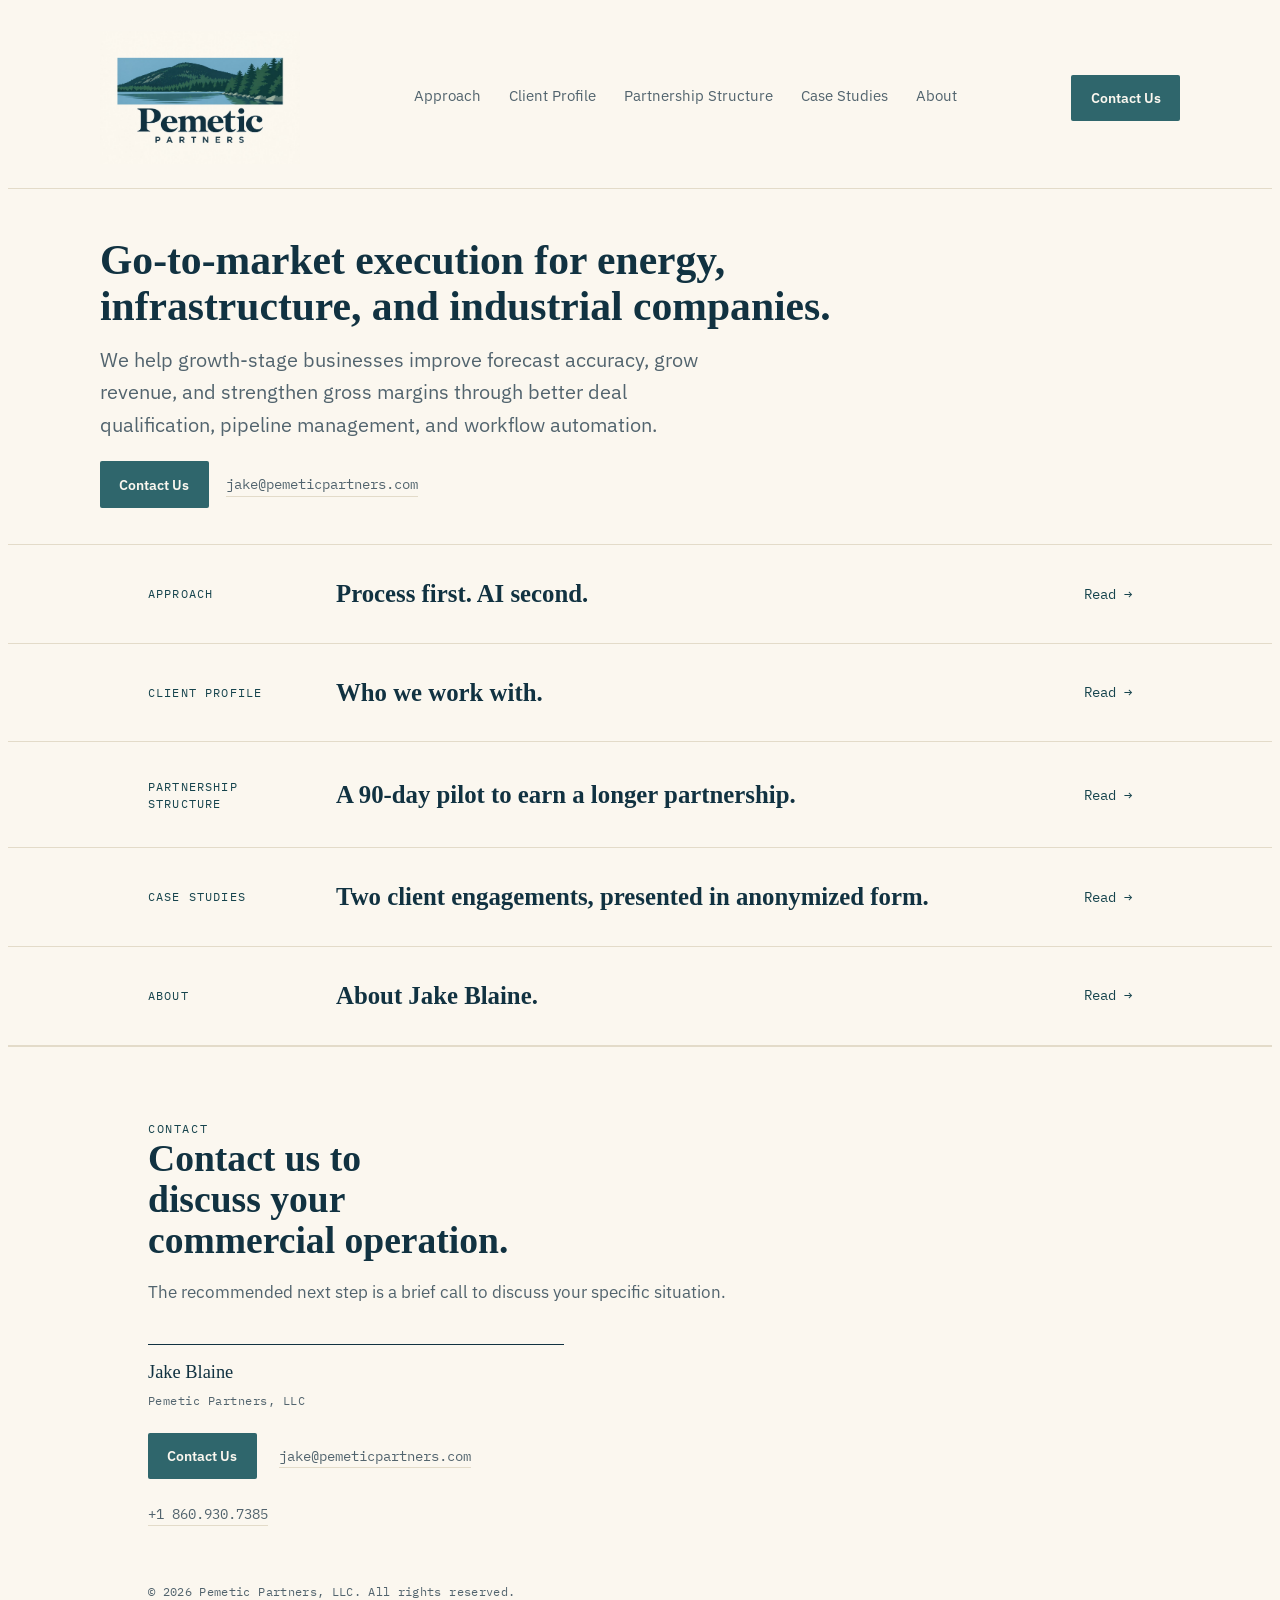
<file: index.html>
<!DOCTYPE html>
<html lang="en">
<head>
<meta charset="UTF-8">
<meta name="viewport" content="width=device-width, initial-scale=1">
<title>Pemetic Partners</title>
<meta name="description" content="We help growth-stage businesses improve forecast accuracy, grow revenue, and strengthen gross margins through better deal qualification, pipeline management, and workflow automation.">
<link rel="icon" type="image/svg+xml" href="/favicon.svg">
<link rel="canonical" href="https://pemeticpartners.com/">
<meta property="og:type" content="website">
<meta property="og:url" content="https://pemeticpartners.com/">
<meta property="og:title" content="Pemetic Partners">
<meta property="og:description" content="We help growth-stage businesses improve forecast accuracy, grow revenue, and strengthen gross margins through better deal qualification, pipeline management, and workflow automation.">
<meta property="og:image" content="https://pemeticpartners.com/og-image.jpg">
<meta name="twitter:card" content="summary_large_image">
<meta name="twitter:title" content="Pemetic Partners">
<meta name="twitter:description" content="We help growth-stage businesses improve forecast accuracy, grow revenue, and strengthen gross margins through better deal qualification, pipeline management, and workflow automation.">
<meta name="twitter:image" content="https://pemeticpartners.com/og-image.jpg">
<link rel="stylesheet" href="https://fonts.googleapis.com/css2?family=IBM+Plex+Sans:wght@400;500;600&family=IBM+Plex+Mono:wght@400;500&display=swap">
<link rel="stylesheet" href="/style.css?v=bd5963f2d16c">
<script src="/navigation.js" defer></script>
</head>
<body>

<nav class="nav" aria-label="Main navigation">
  <div class="shell nav-inner">
    <a class="wordmark" href="/">
      <img class="nav-logo" src="/logo.jpg" alt="Pemetic Partners" width="66" height="44">
    </a>
    <div class="navlinks">
      <a href="/method.html">Approach</a>
      <a href="/scope.html">Client Profile</a>
      <a href="/engagement.html">Partnership Structure</a>
      <a href="/work.html">Case Studies</a>
      <a href="/about.html">About</a>
    </div>
    <div class="nav-actions">
      <a class="btn btn-primary" href="mailto:jake@pemeticpartners.com?subject=Intro%20call">Contact Us</a>
      <button type="button" class="menu-toggle-btn" aria-label="Open navigation menu" aria-expanded="false" aria-controls="mobile-menu"><span aria-hidden="true"></span><span aria-hidden="true"></span><span aria-hidden="true"></span></button>
    </div>
  </div>
  <div id="mobile-menu" class="mobile-menu" hidden>
    <a href="/method.html">Approach</a>
    <a href="/scope.html">Client Profile</a>
    <a href="/engagement.html">Partnership Structure</a>
    <a href="/work.html">Case Studies</a>
    <a href="/about.html">About</a>
  </div>
</nav>

<main>
  <section class="hero shell">
    <h1>Go-to-market execution for energy, infrastructure, and industrial companies.</h1>
    <p class="prose">We help growth-stage businesses improve forecast accuracy, grow revenue, and strengthen gross margins through better deal qualification, pipeline management, and workflow automation.</p>
    <div class="hero-cta">
      <a class="btn btn-primary" href="mailto:jake@pemeticpartners.com?subject=Intro%20call">Contact Us</a>
      <a class="mail" href="mailto:jake@pemeticpartners.com">jake@pemeticpartners.com</a>
    </div>
  </section>

  <div class="teasers">
    <a class="teaser" href="/method.html">
      <div class="shell teaser-inner">
        <p class="exhibit-label">Approach</p>
        <h2>Process first. AI second.</h2>
        <span class="teaser-arrow">Read &rarr;</span>
      </div>
    </a>
    <a class="teaser" href="/scope.html">
      <div class="shell teaser-inner">
        <p class="exhibit-label">Client Profile</p>
        <h2>Who we work with.</h2>
        <span class="teaser-arrow">Read &rarr;</span>
      </div>
    </a>
    <a class="teaser" href="/engagement.html">
      <div class="shell teaser-inner">
        <p class="exhibit-label">Partnership Structure</p>
        <h2>A 90-day pilot to earn a longer partnership.</h2>
        <span class="teaser-arrow">Read &rarr;</span>
      </div>
    </a>
    <a class="teaser" href="/work.html">
      <div class="shell teaser-inner">
        <p class="exhibit-label">Case Studies</p>
        <h2>Two client engagements, presented in anonymized form.</h2>
        <span class="teaser-arrow">Read &rarr;</span>
      </div>
    </a>
    <a class="teaser" href="/about.html">
      <div class="shell teaser-inner">
        <p class="exhibit-label">About</p>
        <h2>About Jake Blaine.</h2>
        <span class="teaser-arrow">Read &rarr;</span>
      </div>
    </a>
  </div>

  <section class="closing">
    <div class="shell">
      <p class="eyebrow">Contact</p>
      <h2>Contact us to discuss your commercial operation.</h2>
      <p class="prose">The recommended next step is a brief call to discuss your specific situation.</p>
      <div class="sig">
        <div class="sig-line">
          <p class="sig-name">Jake Blaine</p>
          <p class="sig-role">Pemetic Partners, LLC</p>
        </div>
        <div class="contact-links">
          <a class="btn btn-primary" href="mailto:jake@pemeticpartners.com?subject=Intro%20call">Contact Us</a>
          <a class="plain" href="mailto:jake@pemeticpartners.com">jake@pemeticpartners.com</a>
          <a class="plain" href="tel:+18609307385">+1&nbsp;860.930.7385</a>
        </div>
      </div>
    </div>
  </section>
</main>

<footer class="shell">
  <p>&copy; 2026 Pemetic Partners, LLC. All rights reserved.</p>
</footer>

</body>
</html>
</file>
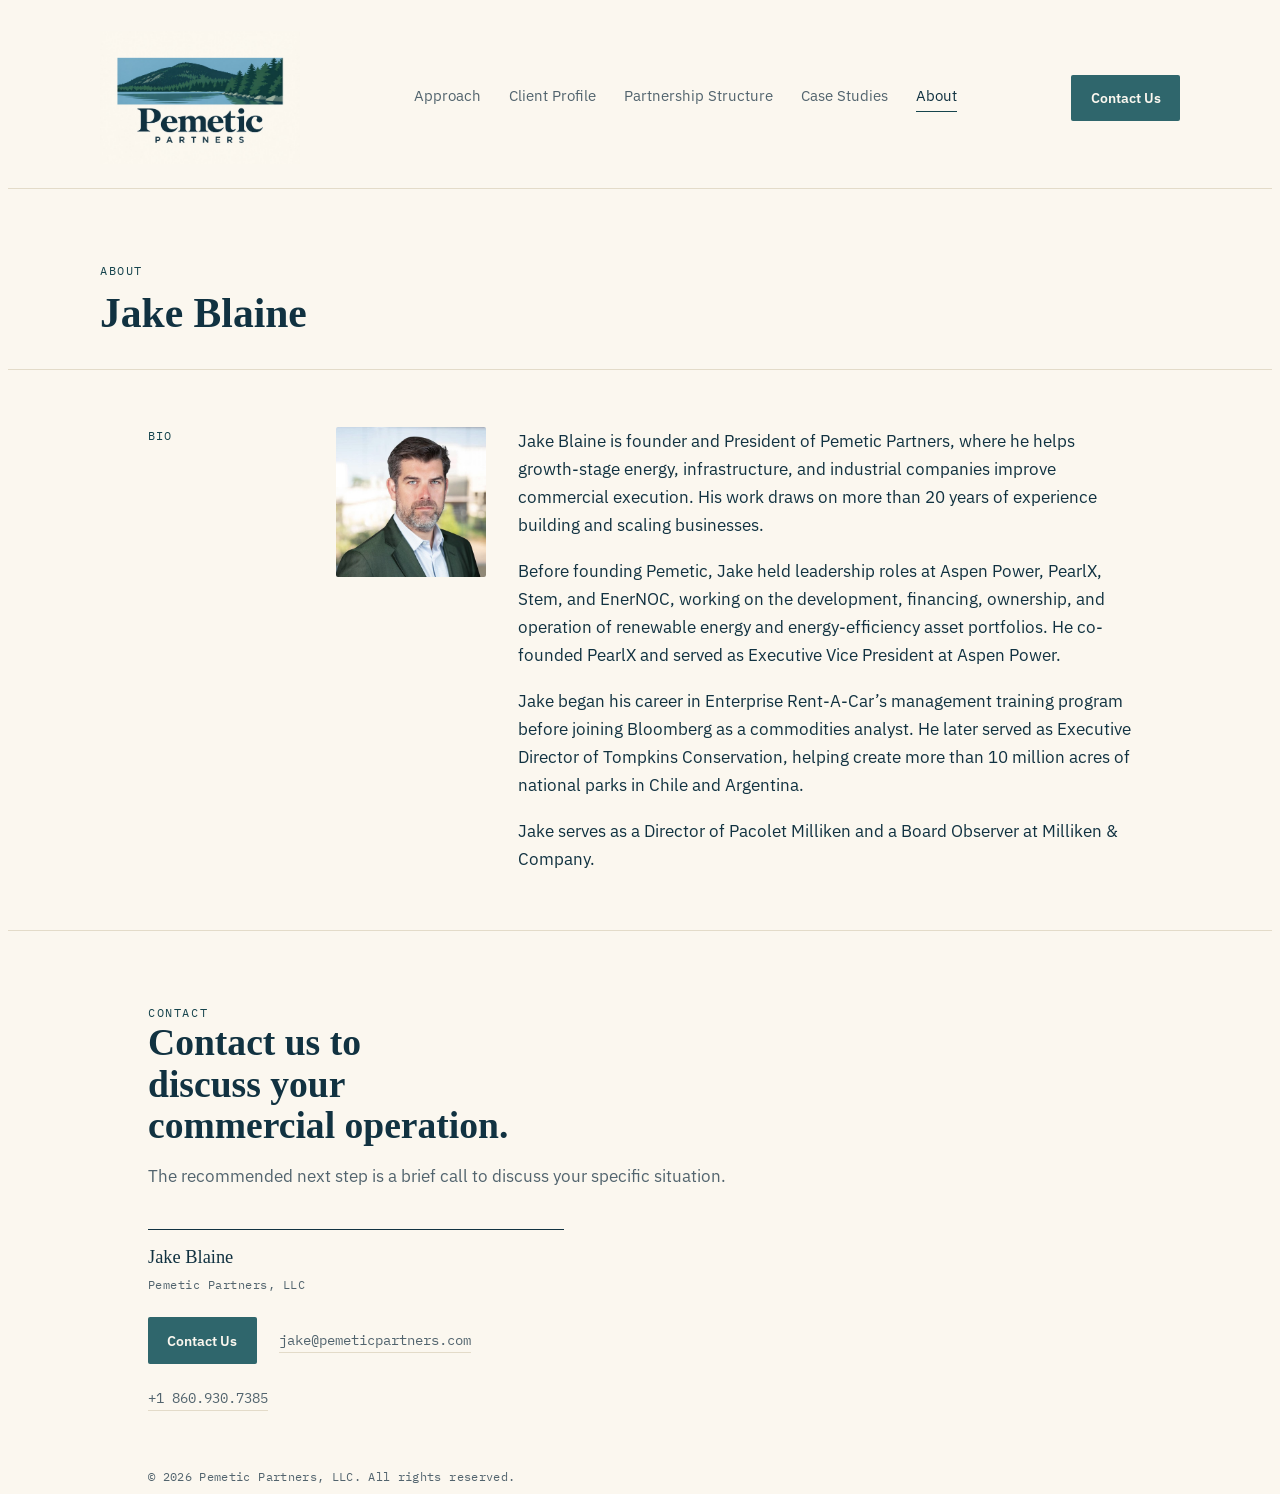
<file: about.html>
<!DOCTYPE html>
<html lang="en">
<head>
<meta charset="UTF-8">
<meta name="viewport" content="width=device-width, initial-scale=1">
<title>About — Pemetic Partners</title>
<meta name="description" content="About Jake Blaine, founder of Pemetic Partners.">
<link rel="icon" type="image/svg+xml" href="/favicon.svg">
<link rel="canonical" href="https://pemeticpartners.com/about.html">
<link rel="stylesheet" href="https://fonts.googleapis.com/css2?family=IBM+Plex+Sans:wght@400;500;600&family=IBM+Plex+Mono:wght@400;500&display=swap">
<link rel="stylesheet" href="/style.css?v=bd5963f2d16c">
<script src="/navigation.js" defer></script>
</head>
<body>

<nav class="nav" aria-label="Main navigation">
  <div class="shell nav-inner">
    <a class="wordmark" href="/">
      <img class="nav-logo" src="/logo.jpg" alt="Pemetic Partners" width="66" height="44">
    </a>
    <div class="navlinks">
      <a href="/method.html">Approach</a>
      <a href="/scope.html">Client Profile</a>
      <a href="/engagement.html">Partnership Structure</a>
      <a href="/work.html">Case Studies</a>
      <a href="/about.html" aria-current="page">About</a>
    </div>
    <div class="nav-actions">
      <a class="btn btn-primary" href="mailto:jake@pemeticpartners.com?subject=Intro%20call">Contact Us</a>
      <button type="button" class="menu-toggle-btn" aria-label="Open navigation menu" aria-expanded="false" aria-controls="mobile-menu"><span aria-hidden="true"></span><span aria-hidden="true"></span><span aria-hidden="true"></span></button>
    </div>
  </div>
  <div id="mobile-menu" class="mobile-menu" hidden>
    <a href="/method.html">Approach</a>
    <a href="/scope.html">Client Profile</a>
    <a href="/engagement.html">Partnership Structure</a>
    <a href="/work.html">Case Studies</a>
    <a href="/about.html" aria-current="page">About</a>
  </div>
</nav>

<main>
  <section class="page-header shell">
    <p class="eyebrow">About</p>
    <h1 class="principal-name" style="max-width:16ch">Jake Blaine</h1>
  </section>

  <section class="exhibit principal">
    <div class="shell exhibit-grid">
      <p class="exhibit-label">Bio</p>
      <div>
        <div class="principal-body">
          <img class="principal-photo" src="/headshot.jpg" alt="Jake Blaine" width="150" height="150">
          <div class="principal-text">
            <p>Jake Blaine is founder and President of Pemetic Partners, where he helps growth-stage energy, infrastructure, and industrial companies improve commercial execution. His work draws on more than 20 years of experience building and scaling businesses.</p>
            <p>Before founding Pemetic, Jake held leadership roles at Aspen Power, PearlX, Stem, and EnerNOC, working on the development, financing, ownership, and operation of renewable energy and energy-efficiency asset portfolios. He co-founded PearlX and served as Executive Vice President at Aspen Power.</p>
            <p>Jake began his career in Enterprise Rent-A-Car&rsquo;s management training program before joining Bloomberg as a commodities analyst. He later served as Executive Director of Tompkins Conservation, helping create more than 10 million acres of national parks in Chile and Argentina.</p>
            <p>Jake serves as a Director of Pacolet Milliken and a Board Observer at Milliken &amp; Company.</p>
          </div>
        </div>
      </div>
    </div>
  </section>

  <section class="closing">
    <div class="shell">
      <p class="eyebrow">Contact</p>
      <h2>Contact us to discuss your commercial operation.</h2>
      <p class="prose">The recommended next step is a brief call to discuss your specific situation.</p>
      <div class="sig">
        <div class="sig-line">
          <p class="sig-name">Jake Blaine</p>
          <p class="sig-role">Pemetic Partners, LLC</p>
        </div>
        <div class="contact-links">
          <a class="btn btn-primary" href="mailto:jake@pemeticpartners.com?subject=Intro%20call">Contact Us</a>
          <a class="plain" href="mailto:jake@pemeticpartners.com">jake@pemeticpartners.com</a>
          <a class="plain" href="tel:+18609307385">+1&nbsp;860.930.7385</a>
        </div>
      </div>
    </div>
  </section>
</main>

<footer class="shell">
  <p>&copy; 2026 Pemetic Partners, LLC. All rights reserved.</p>
</footer>

</body>
</html>
</file>
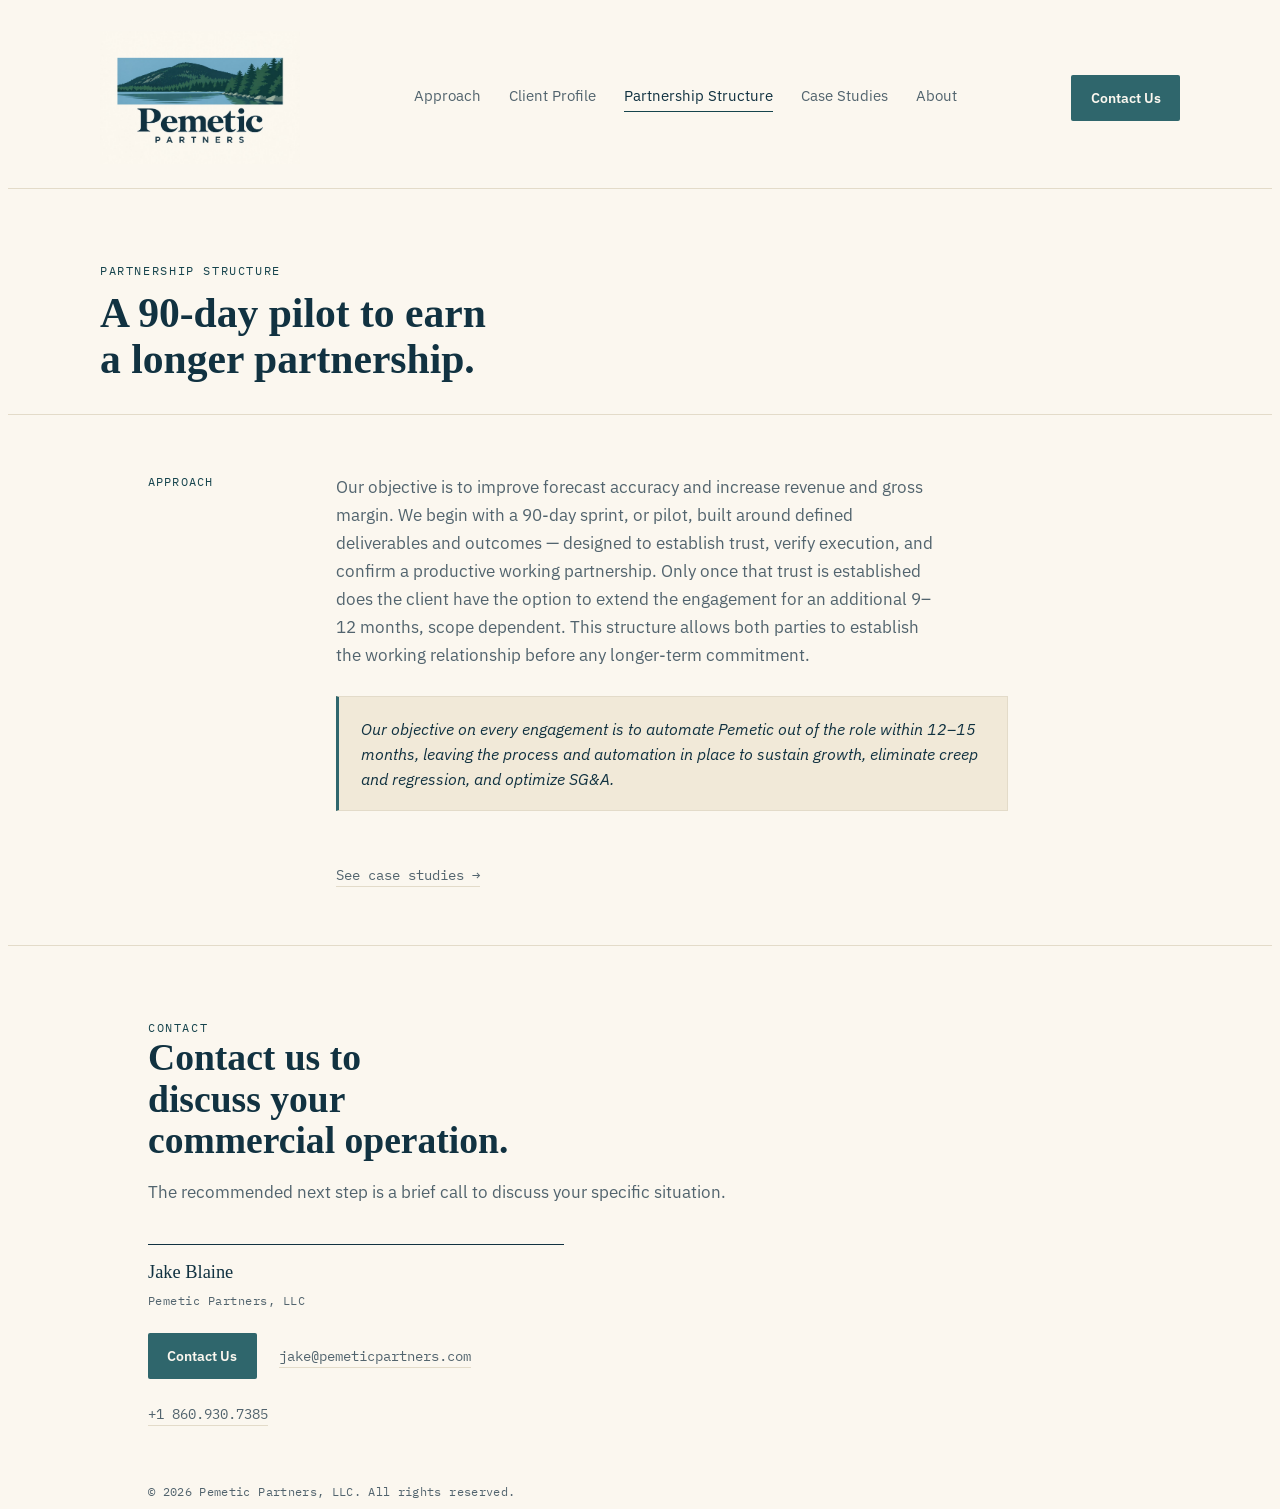
<file: engagement.html>
<!DOCTYPE html>
<html lang="en">
<head>
<meta charset="UTF-8">
<meta name="viewport" content="width=device-width, initial-scale=1">
<title>Partnership Structure — Pemetic Partners</title>
<meta name="description" content="A 90-day pilot to earn a longer partnership. Improve forecast accuracy, increase revenue and gross margin, and establish trust before any long-term commitment.">
<link rel="icon" type="image/svg+xml" href="/favicon.svg">
<link rel="canonical" href="https://pemeticpartners.com/engagement.html">
<link rel="stylesheet" href="https://fonts.googleapis.com/css2?family=IBM+Plex+Sans:wght@400;500;600&family=IBM+Plex+Mono:wght@400;500&display=swap">
<link rel="stylesheet" href="/style.css?v=bd5963f2d16c">
<script src="/navigation.js" defer></script>
</head>
<body>

<nav class="nav" aria-label="Main navigation">
  <div class="shell nav-inner">
    <a class="wordmark" href="/">
      <img class="nav-logo" src="/logo.jpg" alt="Pemetic Partners" width="66" height="44">
    </a>
    <div class="navlinks">
      <a href="/method.html">Approach</a>
      <a href="/scope.html">Client Profile</a>
      <a href="/engagement.html" aria-current="page">Partnership Structure</a>
      <a href="/work.html">Case Studies</a>
      <a href="/about.html">About</a>
    </div>
    <div class="nav-actions">
      <a class="btn btn-primary" href="mailto:jake@pemeticpartners.com?subject=Intro%20call">Contact Us</a>
      <button type="button" class="menu-toggle-btn" aria-label="Open navigation menu" aria-expanded="false" aria-controls="mobile-menu"><span aria-hidden="true"></span><span aria-hidden="true"></span><span aria-hidden="true"></span></button>
    </div>
  </div>
  <div id="mobile-menu" class="mobile-menu" hidden>
    <a href="/method.html">Approach</a>
    <a href="/scope.html">Client Profile</a>
    <a href="/engagement.html" aria-current="page">Partnership Structure</a>
    <a href="/work.html">Case Studies</a>
    <a href="/about.html">About</a>
  </div>
</nav>

<main>
  <section class="page-header shell">
    <p class="eyebrow">Partnership Structure</p>
    <h1 style="max-width:22ch">A 90-day pilot to earn a longer partnership.</h1>
  </section>

  <section class="exhibit">
    <div class="shell exhibit-grid">
      <p class="exhibit-label">Approach</p>
      <div>
        <p class="prose" style="color:var(--ink-soft)">Our objective is to improve forecast accuracy and increase revenue and gross margin. We begin with a 90-day sprint, or pilot, built around defined deliverables and outcomes &mdash; designed to establish trust, verify execution, and confirm a productive working partnership. Only once that trust is established does the client have the option to extend the engagement for an additional 9&ndash;12 months, scope dependent. This structure allows both parties to establish the working relationship before any longer-term commitment.</p>
        <div class="stamp">
          <p>Our objective on every engagement is to automate Pemetic out of the role within 12&ndash;15 months, leaving the process and automation in place to sustain growth, eliminate creep and regression, and optimize SG&amp;A.</p>
        </div>
        <a class="back-link" href="/work.html">See case studies &rarr;</a>
      </div>
    </div>
  </section>

  <section class="closing">
    <div class="shell">
      <p class="eyebrow">Contact</p>
      <h2>Contact us to discuss your commercial operation.</h2>
      <p class="prose">The recommended next step is a brief call to discuss your specific situation.</p>
      <div class="sig">
        <div class="sig-line">
          <p class="sig-name">Jake Blaine</p>
          <p class="sig-role">Pemetic Partners, LLC</p>
        </div>
        <div class="contact-links">
          <a class="btn btn-primary" href="mailto:jake@pemeticpartners.com?subject=Intro%20call">Contact Us</a>
          <a class="plain" href="mailto:jake@pemeticpartners.com">jake@pemeticpartners.com</a>
          <a class="plain" href="tel:+18609307385">+1&nbsp;860.930.7385</a>
        </div>
      </div>
    </div>
  </section>
</main>

<footer class="shell">
  <p>&copy; 2026 Pemetic Partners, LLC. All rights reserved.</p>
</footer>

</body>
</html>
</file>
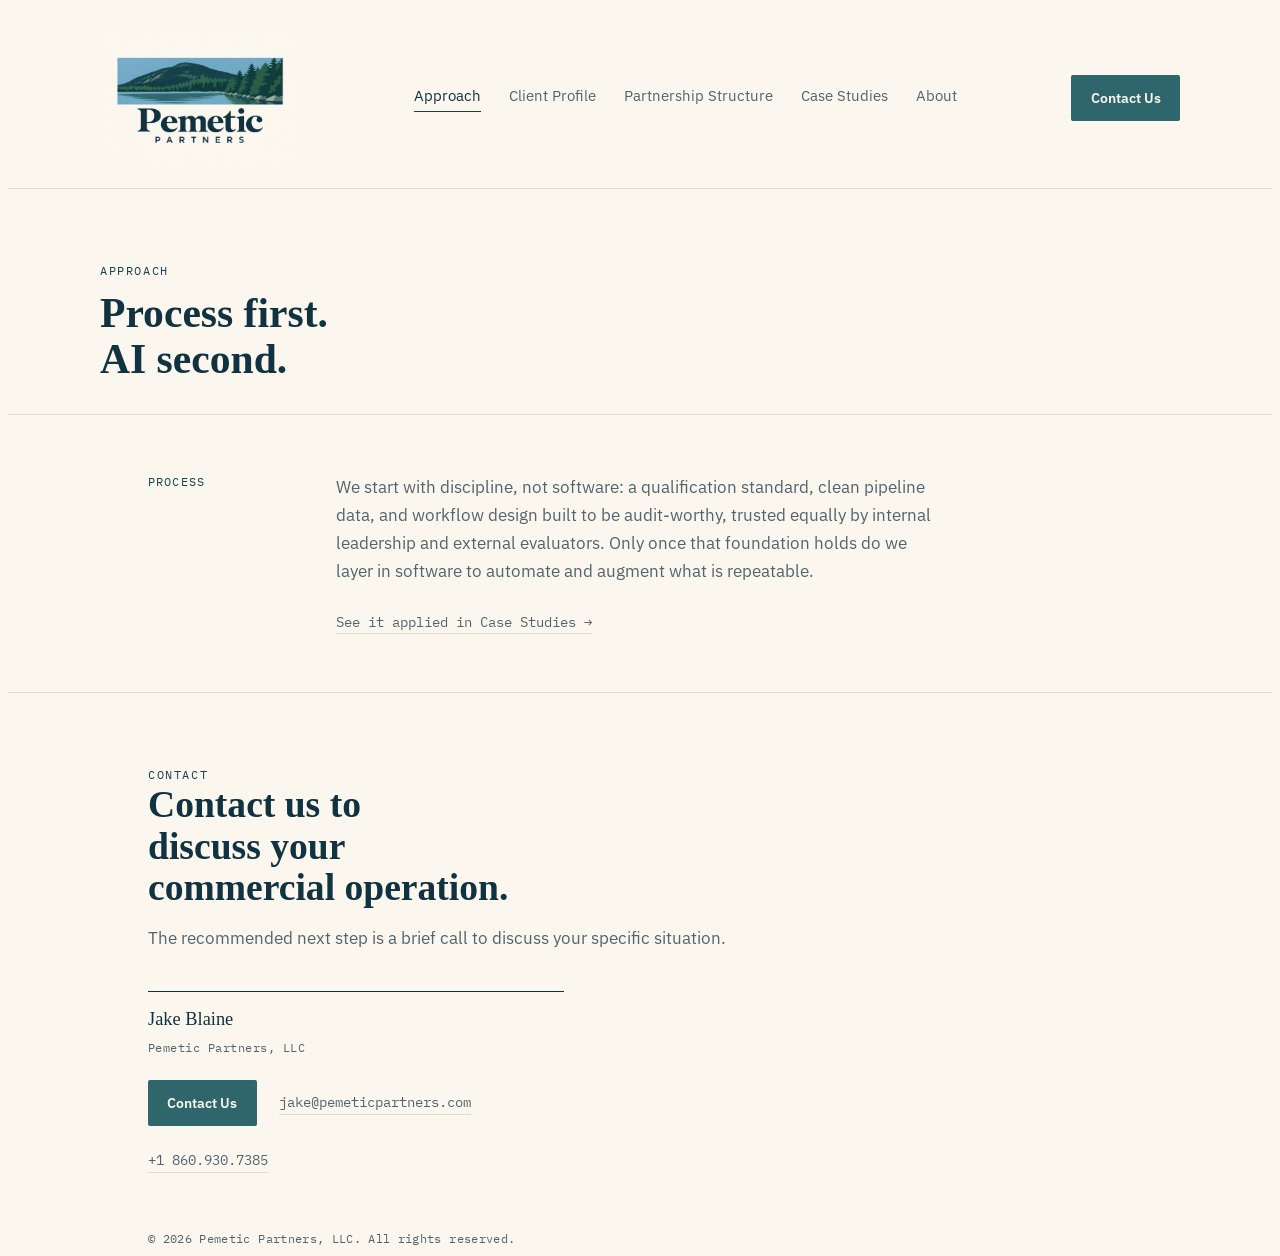
<file: method.html>
<!DOCTYPE html>
<html lang="en">
<head>
<meta charset="UTF-8">
<meta name="viewport" content="width=device-width, initial-scale=1">
<title>Approach — Pemetic Partners</title>
<meta name="description" content="Process first. AI second. How Pemetic Partners installs qualification, pipeline, and workflow discipline, then layers in software and AI.">
<link rel="icon" type="image/svg+xml" href="/favicon.svg">
<link rel="canonical" href="https://pemeticpartners.com/method.html">
<link rel="stylesheet" href="https://fonts.googleapis.com/css2?family=IBM+Plex+Sans:wght@400;500;600&family=IBM+Plex+Mono:wght@400;500&display=swap">
<link rel="stylesheet" href="/style.css?v=bd5963f2d16c">
<script src="/navigation.js" defer></script>
</head>
<body>

<nav class="nav" aria-label="Main navigation">
  <div class="shell nav-inner">
    <a class="wordmark" href="/">
      <img class="nav-logo" src="/logo.jpg" alt="Pemetic Partners" width="66" height="44">
    </a>
    <div class="navlinks">
      <a href="/method.html" aria-current="page">Approach</a>
      <a href="/scope.html">Client Profile</a>
      <a href="/engagement.html">Partnership Structure</a>
      <a href="/work.html">Case Studies</a>
      <a href="/about.html">About</a>
    </div>
    <div class="nav-actions">
      <a class="btn btn-primary" href="mailto:jake@pemeticpartners.com?subject=Intro%20call">Contact Us</a>
      <button type="button" class="menu-toggle-btn" aria-label="Open navigation menu" aria-expanded="false" aria-controls="mobile-menu"><span aria-hidden="true"></span><span aria-hidden="true"></span><span aria-hidden="true"></span></button>
    </div>
  </div>
  <div id="mobile-menu" class="mobile-menu" hidden>
    <a href="/method.html" aria-current="page">Approach</a>
    <a href="/scope.html">Client Profile</a>
    <a href="/engagement.html">Partnership Structure</a>
    <a href="/work.html">Case Studies</a>
    <a href="/about.html">About</a>
  </div>
</nav>

<main>
  <section class="page-header shell">
    <p class="eyebrow">Approach</p>
    <h1 style="max-width:18ch">Process first. AI second.</h1>
  </section>

  <section class="exhibit">
    <div class="shell exhibit-grid">
      <p class="exhibit-label">Process</p>
      <div>
        <p class="prose" style="color:var(--ink-soft)">We start with discipline, not software: a qualification standard, clean pipeline data, and workflow design built to be audit-worthy, trusted equally by internal leadership and external evaluators. Only once that foundation holds do we layer in software to automate and augment what is repeatable.</p>
        <a class="back-link" href="/work.html">See it applied in Case Studies &rarr;</a>
      </div>
    </div>
  </section>

  <section class="closing">
    <div class="shell">
      <p class="eyebrow">Contact</p>
      <h2>Contact us to discuss your commercial operation.</h2>
      <p class="prose">The recommended next step is a brief call to discuss your specific situation.</p>
      <div class="sig">
        <div class="sig-line">
          <p class="sig-name">Jake Blaine</p>
          <p class="sig-role">Pemetic Partners, LLC</p>
        </div>
        <div class="contact-links">
          <a class="btn btn-primary" href="mailto:jake@pemeticpartners.com?subject=Intro%20call">Contact Us</a>
          <a class="plain" href="mailto:jake@pemeticpartners.com">jake@pemeticpartners.com</a>
          <a class="plain" href="tel:+18609307385">+1&nbsp;860.930.7385</a>
        </div>
      </div>
    </div>
  </section>
</main>

<footer class="shell">
  <p>&copy; 2026 Pemetic Partners, LLC. All rights reserved.</p>
</footer>

</body>
</html>
</file>
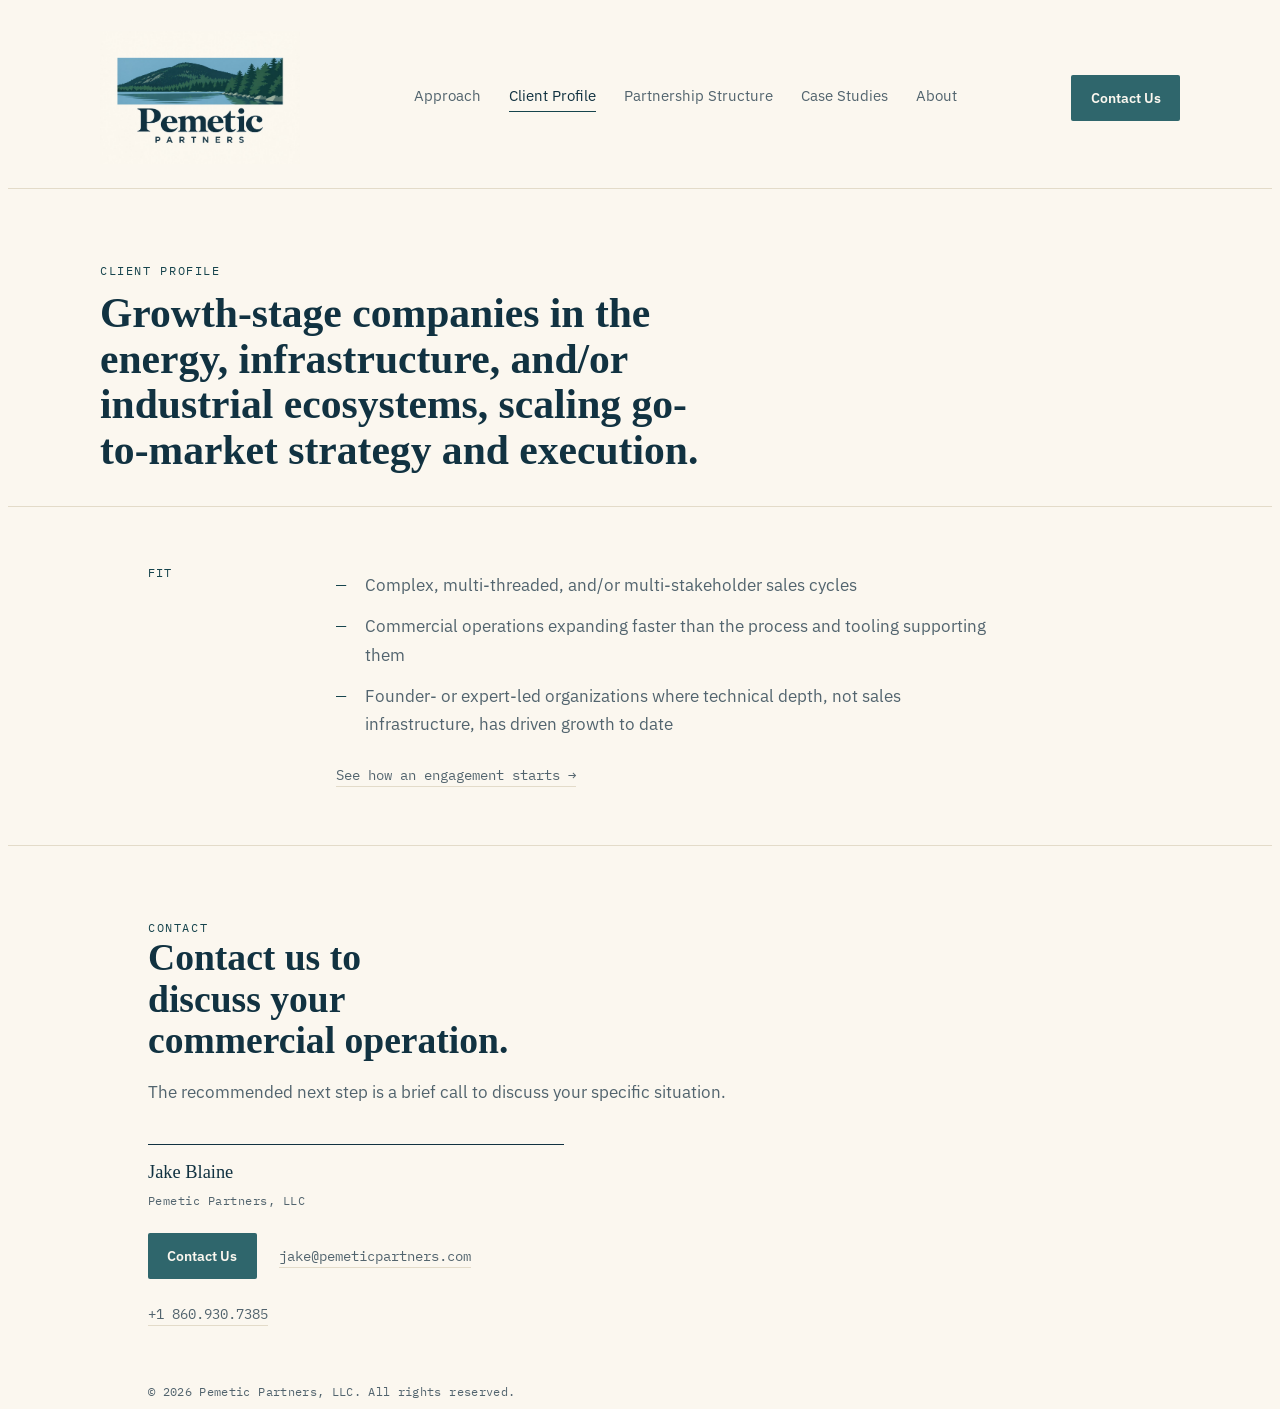
<file: scope.html>
<!DOCTYPE html>
<html lang="en">
<head>
<meta charset="UTF-8">
<meta name="viewport" content="width=device-width, initial-scale=1">
<title>Client Profile — Pemetic Partners</title>
<meta name="description" content="We work with growth-stage companies in the energy, infrastructure, and/or industrial ecosystems, scaling go-to-market strategy and execution.">
<link rel="icon" type="image/svg+xml" href="/favicon.svg">
<link rel="canonical" href="https://pemeticpartners.com/scope.html">
<link rel="stylesheet" href="https://fonts.googleapis.com/css2?family=IBM+Plex+Sans:wght@400;500;600&family=IBM+Plex+Mono:wght@400;500&display=swap">
<link rel="stylesheet" href="/style.css?v=bd5963f2d16c">
<script src="/navigation.js" defer></script>
</head>
<body>

<nav class="nav" aria-label="Main navigation">
  <div class="shell nav-inner">
    <a class="wordmark" href="/">
      <img class="nav-logo" src="/logo.jpg" alt="Pemetic Partners" width="66" height="44">
    </a>
    <div class="navlinks">
      <a href="/method.html">Approach</a>
      <a href="/scope.html" aria-current="page">Client Profile</a>
      <a href="/engagement.html">Partnership Structure</a>
      <a href="/work.html">Case Studies</a>
      <a href="/about.html">About</a>
    </div>
    <div class="nav-actions">
      <a class="btn btn-primary" href="mailto:jake@pemeticpartners.com?subject=Intro%20call">Contact Us</a>
      <button type="button" class="menu-toggle-btn" aria-label="Open navigation menu" aria-expanded="false" aria-controls="mobile-menu"><span aria-hidden="true"></span><span aria-hidden="true"></span><span aria-hidden="true"></span></button>
    </div>
  </div>
  <div id="mobile-menu" class="mobile-menu" hidden>
    <a href="/method.html">Approach</a>
    <a href="/scope.html" aria-current="page">Client Profile</a>
    <a href="/engagement.html">Partnership Structure</a>
    <a href="/work.html">Case Studies</a>
    <a href="/about.html">About</a>
  </div>
</nav>

<main>
  <section class="page-header shell">
    <p class="eyebrow">Client Profile</p>
    <h1 style="max-width:30ch">Growth-stage companies in the energy, infrastructure, and/or industrial ecosystems, scaling go-to-market strategy and execution.</h1>
  </section>

  <section class="exhibit">
    <div class="shell exhibit-grid">
      <p class="exhibit-label">Fit</p>
      <div>
        <ul class="scope-list">
          <li>Complex, multi-threaded, and/or multi-stakeholder sales cycles</li>
          <li>Commercial operations expanding faster than the process and tooling supporting them</li>
          <li>Founder- or expert-led organizations where technical depth, not sales infrastructure, has driven growth to date</li>
        </ul>
        <a class="back-link" href="/engagement.html">See how an engagement starts &rarr;</a>
      </div>
    </div>
  </section>

  <section class="closing">
    <div class="shell">
      <p class="eyebrow">Contact</p>
      <h2>Contact us to discuss your commercial operation.</h2>
      <p class="prose">The recommended next step is a brief call to discuss your specific situation.</p>
      <div class="sig">
        <div class="sig-line">
          <p class="sig-name">Jake Blaine</p>
          <p class="sig-role">Pemetic Partners, LLC</p>
        </div>
        <div class="contact-links">
          <a class="btn btn-primary" href="mailto:jake@pemeticpartners.com?subject=Intro%20call">Contact Us</a>
          <a class="plain" href="mailto:jake@pemeticpartners.com">jake@pemeticpartners.com</a>
          <a class="plain" href="tel:+18609307385">+1&nbsp;860.930.7385</a>
        </div>
      </div>
    </div>
  </section>
</main>

<footer class="shell">
  <p>&copy; 2026 Pemetic Partners, LLC. All rights reserved.</p>
</footer>

</body>
</html>
</file>
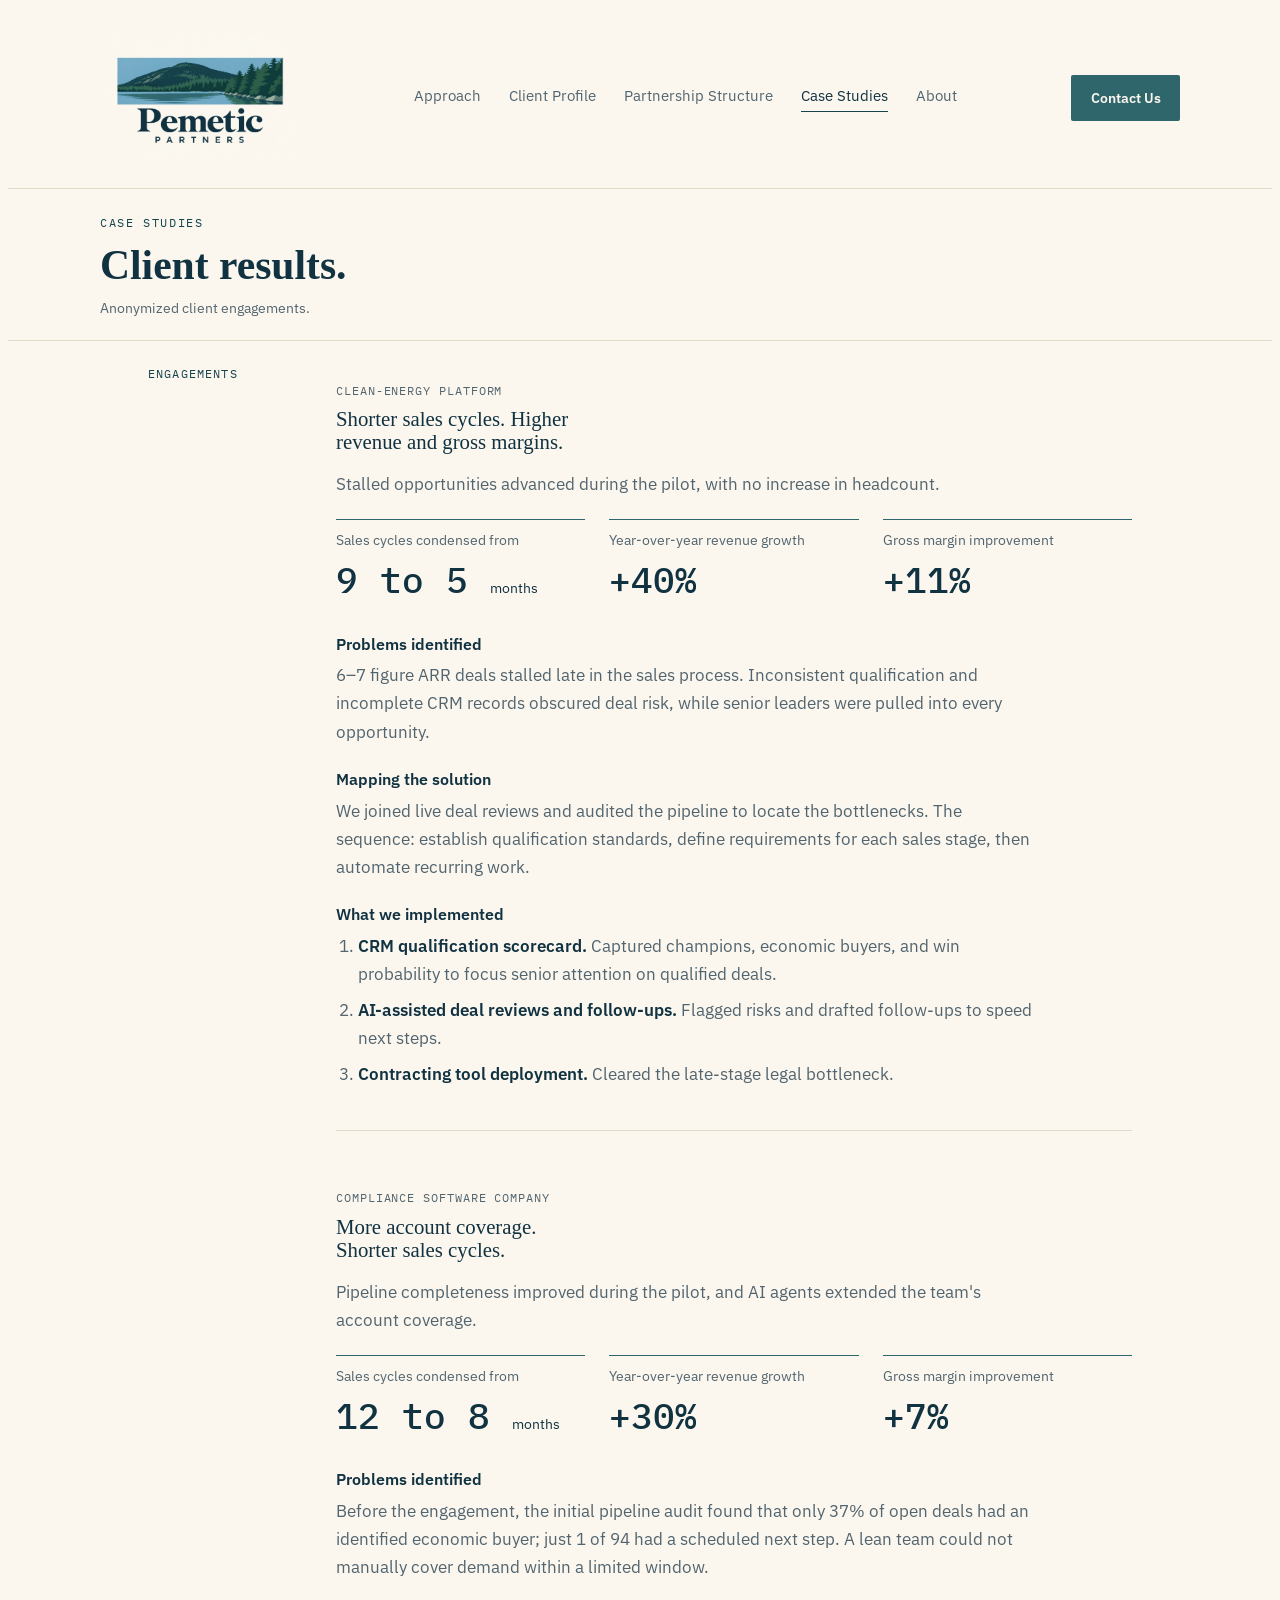
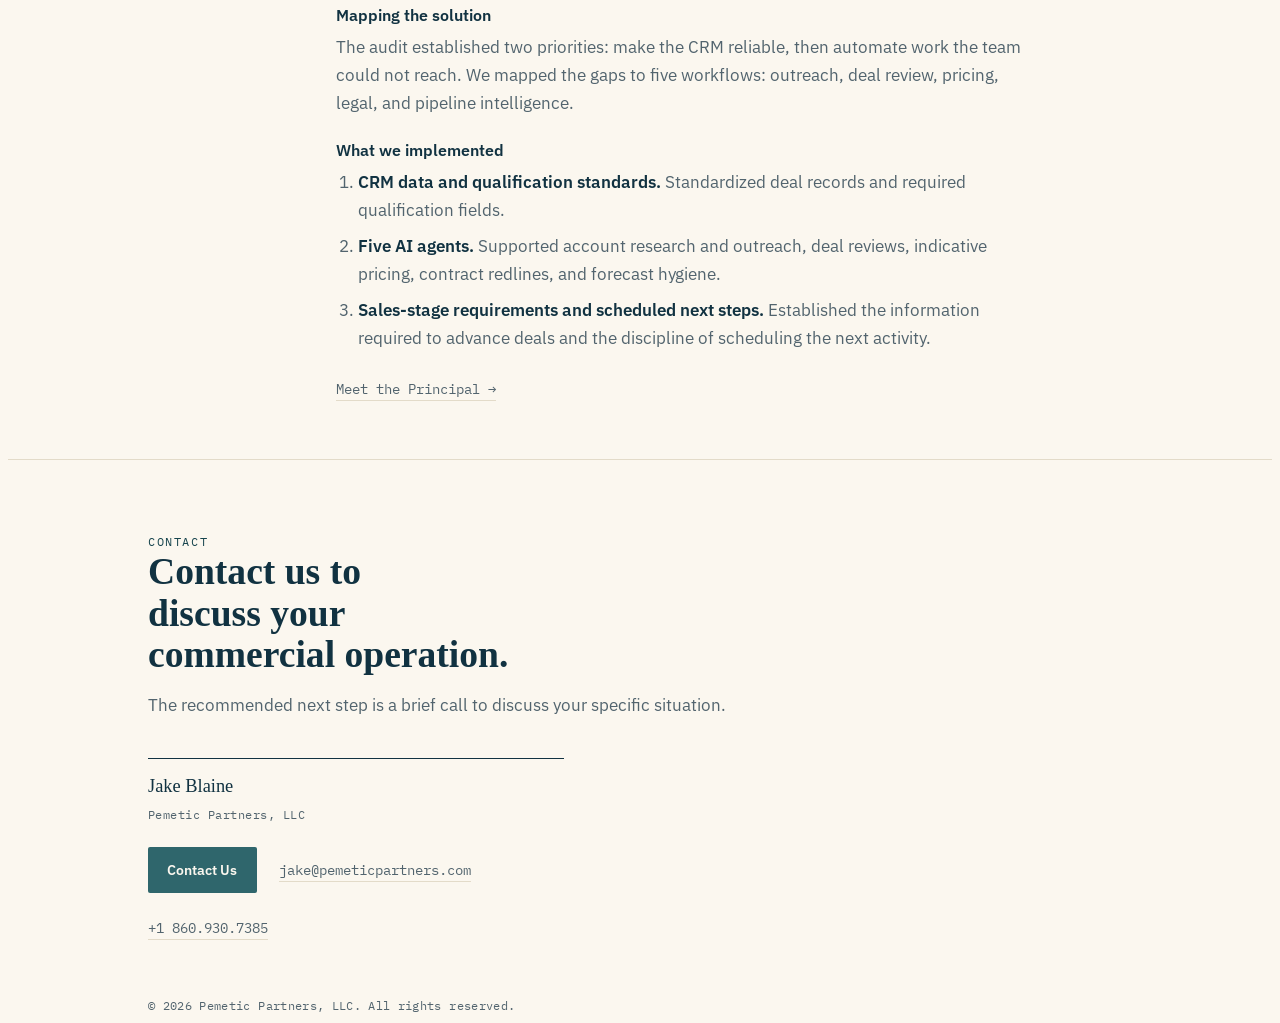
<file: work.html>
<!DOCTYPE html>
<html lang="en">
<head>
<meta charset="UTF-8">
<meta name="viewport" content="width=device-width, initial-scale=1">
<title>Case Studies — Pemetic Partners</title>
<meta name="description" content="Two anonymized client engagements: shorter sales cycles, revenue growth, and improved gross margins through deal qualification, pipeline management, and workflow automation.">
<link rel="icon" type="image/svg+xml" href="/favicon.svg">
<link rel="canonical" href="https://pemeticpartners.com/work.html">
<link rel="stylesheet" href="https://fonts.googleapis.com/css2?family=IBM+Plex+Sans:wght@400;500;600&family=IBM+Plex+Mono:wght@400;500&display=swap">
<link rel="stylesheet" href="/style.css?v=bd5963f2d16c">
<script src="/navigation.js" defer></script>
</head>
<body>

<nav class="nav" aria-label="Main navigation">
  <div class="shell nav-inner">
    <a class="wordmark" href="/">
      <img class="nav-logo" src="/logo.jpg" alt="Pemetic Partners" width="66" height="44">
    </a>
    <div class="navlinks">
      <a href="/method.html">Approach</a>
      <a href="/scope.html">Client Profile</a>
      <a href="/engagement.html">Partnership Structure</a>
      <a href="/work.html" aria-current="page">Case Studies</a>
      <a href="/about.html">About</a>
    </div>
    <div class="nav-actions">
      <a class="btn btn-primary" href="mailto:jake@pemeticpartners.com?subject=Intro%20call">Contact Us</a>
      <button type="button" class="menu-toggle-btn" aria-label="Open navigation menu" aria-expanded="false" aria-controls="mobile-menu"><span aria-hidden="true"></span><span aria-hidden="true"></span><span aria-hidden="true"></span></button>
    </div>
  </div>
  <div id="mobile-menu" class="mobile-menu" hidden>
    <a href="/method.html">Approach</a>
    <a href="/scope.html">Client Profile</a>
    <a href="/engagement.html">Partnership Structure</a>
    <a href="/work.html" aria-current="page">Case Studies</a>
    <a href="/about.html">About</a>
  </div>
</nav>

<main>
  <section class="page-header case-header shell">
    <p class="eyebrow">Case Studies</p>
    <h1>Client results.</h1>
    <p class="case-disclosure">Anonymized client engagements.</p>
  </section>

  <section class="exhibit case-exhibit">
    <div class="shell exhibit-grid">
      <p class="exhibit-label">Engagements</p>
      <div>
        <article class="case" style="padding-top:0">
          <p class="case-tag">Clean-energy platform</p>
          <h2>Shorter sales cycles. Higher revenue and gross margins.</h2>
          <p>Stalled opportunities advanced during the pilot, with no increase in headcount.</p>
          <dl class="stat-row">
            <div class="stat"><dt>Sales cycles condensed from</dt><dd>9 to 5 <small>months</small></dd></div>
            <div class="stat"><dt>Year-over-year revenue growth</dt><dd>+40%</dd></div>
            <div class="stat"><dt>Gross margin improvement</dt><dd>+11%</dd></div>
          </dl>
          <h3>Problems identified</h3>
          <p>6&ndash;7 figure ARR deals stalled late in the sales process. Inconsistent qualification and incomplete CRM records obscured deal risk, while senior leaders were pulled into every opportunity.</p>
          <h3>Mapping the solution</h3>
          <p>We joined live deal reviews and audited the pipeline to locate the bottlenecks. The sequence: establish qualification standards, define requirements for each sales stage, then automate recurring work.</p>
          <h3>What we implemented</h3>
          <ol class="case-steps">
            <li><strong>CRM qualification scorecard.</strong> Captured champions, economic buyers, and win probability to focus senior attention on qualified deals.</li>
            <li><strong>AI-assisted deal reviews and follow-ups.</strong> Flagged risks and drafted follow-ups to speed next steps.</li>
            <li><strong>Contracting tool deployment.</strong> Cleared the late-stage legal bottleneck.</li>
          </ol>
        </article>

        <article class="case">
          <p class="case-tag">Compliance software company</p>
          <h2>More account coverage. Shorter sales cycles.</h2>
          <p>Pipeline completeness improved during the pilot, and AI agents extended the team's account coverage.</p>
          <dl class="stat-row">
            <div class="stat"><dt>Sales cycles condensed from</dt><dd>12 to 8 <small>months</small></dd></div>
            <div class="stat"><dt>Year-over-year revenue growth</dt><dd>+30%</dd></div>
            <div class="stat"><dt>Gross margin improvement</dt><dd>+7%</dd></div>
          </dl>
          <h3>Problems identified</h3>
          <p>Before the engagement, the initial pipeline audit found that only 37% of open deals had an identified economic buyer; just 1 of 94 had a scheduled next step. A lean team could not manually cover demand within a limited window.</p>
          <h3>Mapping the solution</h3>
          <p>The audit established two priorities: make the CRM reliable, then automate work the team could not reach. We mapped the gaps to five workflows: outreach, deal review, pricing, legal, and pipeline intelligence.</p>
          <h3>What we implemented</h3>
          <ol class="case-steps">
            <li><strong>CRM data and qualification standards.</strong> Standardized deal records and required qualification fields.</li>
            <li><strong>Five AI agents.</strong> Supported account research and outreach, deal reviews, indicative pricing, contract redlines, and forecast hygiene.</li>
            <li><strong>Sales-stage requirements and scheduled next steps.</strong> Established the information required to advance deals and the discipline of scheduling the next activity.</li>
          </ol>
        </article>
        <a class="back-link" href="/about.html">Meet the Principal &rarr;</a>
      </div>
    </div>
  </section>

  <section class="closing">
    <div class="shell">
      <p class="eyebrow">Contact</p>
      <h2>Contact us to discuss your commercial operation.</h2>
      <p class="prose">The recommended next step is a brief call to discuss your specific situation.</p>
      <div class="sig">
        <div class="sig-line">
          <p class="sig-name">Jake Blaine</p>
          <p class="sig-role">Pemetic Partners, LLC</p>
        </div>
        <div class="contact-links">
          <a class="btn btn-primary" href="mailto:jake@pemeticpartners.com?subject=Intro%20call">Contact Us</a>
          <a class="plain" href="mailto:jake@pemeticpartners.com">jake@pemeticpartners.com</a>
          <a class="plain" href="tel:+18609307385">+1&nbsp;860.930.7385</a>
        </div>
      </div>
    </div>
  </section>
</main>

<footer class="shell">
  <p>&copy; 2026 Pemetic Partners, LLC. All rights reserved.</p>
</footer>

</body>
</html>
</file>
<file: style.css>
:root{
  --bg:#FBF7EF;
  --bg-raised:#F1E9D8;
  --ink:#113241;
  --ink-soft:#52646E;
  --rule:#E3DBC9;
  --brass:#2F666C;
  --brass-strong:#16444D;
  --accent-wash:#DCE7E6;
  --on-brass:#FBF7EF;

  --font-display:Georgia,'Times New Roman',serif;
  --font-body:'IBM Plex Sans',-apple-system,BlinkMacSystemFont,'Segoe UI',Roboto,Helvetica,Arial,sans-serif;
  --font-mono:'IBM Plex Mono',SFMono-Regular,Menlo,Consolas,'Liberation Mono',monospace;

  --fs-eyebrow:0.72rem;
  --fs-small:0.875rem;
  --fs-body:1.0625rem;
  --fs-lead:1.22rem;
  --fs-h2:clamp(1.55rem,1.15rem + 1.7vw,2.35rem);
  --fs-h1:clamp(1.75rem,1.4rem + 1.6vw,2.6rem);
  --fs-stat:clamp(1.9rem,1.5rem + 1.4vw,2.6rem);
}
@media (prefers-color-scheme: dark){
  :root:not([data-theme="light"]){
    --bg:#0F1D24;
    --bg-raised:#172930;
    --ink:#EDE7DA;
    --ink-soft:#A9BCC2;
    --rule:#2A3F47;
    --brass:#6FB0AE;
    --brass-strong:#8FCCC0;
    --accent-wash:#1B2E33;
    --on-brass:#0F1D24;
  }
}
:root[data-theme="dark"]{
  --bg:#0F1D24;
  --bg-raised:#172930;
  --ink:#EDE7DA;
  --ink-soft:#A9BCC2;
  --rule:#2A3F47;
  --brass:#6FB0AE;
  --brass-strong:#8FCCC0;
  --accent-wash:#1B2E33;
  --on-brass:#0F1D24;
}

*{box-sizing:border-box;}
body{
  background:var(--bg);
  color:var(--ink);
  font-family:var(--font-body);
  font-size:var(--fs-body);
  line-height:1.65;
  -webkit-font-smoothing:antialiased;
}
h1,h2,h3{
  font-family:var(--font-display);
  color:var(--ink);
  text-wrap:balance;
  line-height:1.1;
  margin:0;
}
h1{font-size:var(--fs-h1);font-weight:600;}
h2{font-size:var(--fs-h2);font-weight:600;}
h3{font-size:clamp(1.15rem,1rem + 0.6vw,1.4rem);font-weight:500;}
p{margin:0;}
a{color:inherit;}
a:focus-visible,button:focus-visible{outline:2px solid var(--brass-strong);outline-offset:3px;}
.prose{max-width:38rem;}
.prose + .prose{margin-top:1.1rem;}

.eyebrow{
  font-family:var(--font-mono);
  font-size:var(--fs-eyebrow);
  letter-spacing:0.14em;
  text-transform:uppercase;
  color:var(--brass-strong);
}

.shell{max-width:1080px;margin:0 auto;padding:0 clamp(1.25rem,4vw,3rem);}

/* ---------- nav ---------- */
.nav{
  position:sticky;top:0;z-index:10;
  background:var(--bg);
  border-bottom:1px solid var(--rule);
}
.nav-inner{
  display:flex;align-items:center;justify-content:space-between;
  padding:0.95rem 0;
}
.wordmark{
  font-family:var(--font-display);font-weight:600;font-size:1.05rem;
  letter-spacing:0.01em;text-decoration:none;
  display:inline-flex;align-items:center;gap:0.6rem;
}
.nav-logo{width:200px;max-width:40vw;height:auto;display:block;flex:none;padding:0.5rem 0;}
.navlinks{display:flex;gap:1.75rem;align-items:center;font-size:0.92rem;}
.navlinks a{text-decoration:none;color:var(--ink-soft);position:relative;padding-bottom:0.2rem;}
.navlinks a::after{
  content:"";position:absolute;left:0;right:0;bottom:0;height:1px;
  background:var(--brass-strong);transform:scaleX(0);transform-origin:left;
  transition:transform 0.2s ease;
}
.navlinks a:hover::after,.navlinks a:focus-visible::after,.navlinks a[aria-current="page"]::after{transform:scaleX(1);}
.navlinks a[aria-current="page"]{color:var(--ink);}

/* ---------- mobile menu ---------- */
.nav-actions{display:flex;align-items:center;gap:1rem;}
.menu-toggle-btn{
  display:none;flex-direction:column;justify-content:center;gap:5px;
  width:44px;height:44px;padding:6px;border:0;border-radius:2px;
  background:transparent;color:var(--ink);cursor:pointer;flex:none;
}
.menu-toggle-btn span{display:block;height:2px;width:100%;background:var(--ink);border-radius:1px;transition:transform 0.2s ease,opacity 0.2s ease;}
.mobile-menu{display:none;flex-direction:column;border-top:1px solid var(--rule);}
.mobile-menu a{
  padding:0.95rem clamp(1.25rem,4vw,3rem);text-decoration:none;color:var(--ink);
  border-bottom:1px solid var(--rule);font-size:1rem;
}
.mobile-menu a[aria-current="page"]{color:var(--brass-strong);font-weight:600;}
.mobile-menu:not([hidden]){display:flex;}
.mobile-menu[hidden]{display:none;}
.menu-toggle-btn[aria-expanded="true"] span:nth-child(1){transform:translateY(7px) rotate(45deg);}
.menu-toggle-btn[aria-expanded="true"] span:nth-child(2){opacity:0;}
.menu-toggle-btn[aria-expanded="true"] span:nth-child(3){transform:translateY(-7px) rotate(-45deg);}

@media (max-width:960px){
  .navlinks{display:none;}
  .menu-toggle-btn{display:flex;}
}
@media (max-width:360px){
  .nav-actions{gap:0.25rem;}
}

.btn{
  font-family:var(--font-body);font-size:0.9rem;font-weight:600;
  text-decoration:none;display:inline-flex;align-items:center;gap:0.5rem;
  padding:0.65rem 1.15rem;border-radius:2px;border:1px solid transparent;
  transition:background 0.18s ease,color 0.18s ease,border-color 0.18s ease;
  white-space:nowrap;
}
.btn-primary{background:var(--brass);color:var(--on-brass);}
.btn-primary:hover{background:var(--brass-strong);color:var(--on-brass);}
.btn-ghost{background:transparent;color:var(--ink);border-color:var(--rule);}
.btn-ghost:hover{border-color:var(--brass-strong);color:var(--brass-strong);}

/* ---------- hero ---------- */
.hero{position:relative;padding:clamp(1.5rem,4vw,2.5rem) 0 clamp(1.5rem,3.5vw,2.25rem);}
.hero-eyebrow{opacity:0;animation:rise 0.6s ease-out 0.05s forwards;}
.hero h1{margin-top:0.6rem;max-width:50ch;opacity:0;animation:rise 0.6s ease-out 0.18s forwards;}
.hero .prose{margin-top:0.9rem;font-size:var(--fs-lead);color:var(--ink-soft);opacity:0;animation:rise 0.6s ease-out 0.3s forwards;}
.hero-cta{margin-top:1.3rem;display:flex;flex-wrap:wrap;gap:1.1rem;align-items:center;opacity:0;animation:rise 0.6s ease-out 0.42s forwards;}
.hero-cta .mail{font-family:var(--font-mono);font-size:0.88rem;color:var(--ink-soft);text-decoration:none;border-bottom:1px solid var(--rule);}
.hero-cta .mail:hover{color:var(--brass-strong);border-color:var(--brass-strong);}
@keyframes rise{from{opacity:0;transform:translateY(10px);}to{opacity:1;transform:translateY(0);}}
@media (prefers-reduced-motion: reduce){
  .hero-eyebrow,.hero h1,.hero .prose,.hero-cta{animation:none;opacity:1;}
}

/* ---------- exhibits ---------- */
.exhibit{border-top:1px solid var(--rule);padding:clamp(2.4rem,6vw,3.6rem) 0;}
.exhibit-grid{display:grid;grid-template-columns:140px minmax(0,1fr);gap:clamp(1.5rem,4vw,3rem);}
@media (max-width:760px){ .exhibit-grid{grid-template-columns:1fr;gap:1rem;} }
.exhibit-label{font-family:var(--font-mono);font-size:0.72rem;letter-spacing:0.1em;text-transform:uppercase;color:var(--brass-strong);line-height:1.5;}
.exhibit h2{margin-bottom:1rem;}

/* ---------- page header (subpages) ---------- */
.page-header{padding:clamp(2.8rem,7vw,4.5rem) 0 clamp(1.5rem,4vw,2rem);}
.page-header .eyebrow{margin-bottom:0.7rem;}
.back-link{
  display:inline-block;margin-top:1.6rem;font-family:var(--font-mono);font-size:0.85rem;
  color:var(--ink-soft);text-decoration:none;border-bottom:1px solid var(--rule);
}
.back-link:hover{color:var(--brass-strong);border-color:var(--brass-strong);}

/* ---------- home teaser list ---------- */
.teasers{border-top:1px solid var(--rule);}
.teaser{
  border-bottom:1px solid var(--rule);
  padding:clamp(1.6rem,4vw,2.2rem) 0;
  text-decoration:none;display:block;color:inherit;
}
.teaser-inner{
  display:grid;grid-template-columns:140px minmax(0,1fr) auto;
  grid-template-areas:"label h2 arrow";
  gap:clamp(1.5rem,4vw,3rem);align-items:center;
}
.teaser-inner > .exhibit-label{grid-area:label;}
.teaser-inner > h2{grid-area:h2;}
.teaser-inner > .teaser-arrow{grid-area:arrow;}
@media (max-width:760px){
  .teaser-inner{
    grid-template-columns:1fr auto;
    grid-template-areas:"label label" "h2 arrow";
    gap:0.35rem 0.75rem;
  }
}
.teaser h2{font-size:clamp(1.2rem,1rem + 1vw,1.55rem);transition:color 0.18s ease;}
.teaser:hover h2{color:var(--brass-strong);}
.teaser-arrow{font-family:var(--font-mono);font-size:0.85rem;color:var(--brass-strong);white-space:nowrap;}

/* scope */
.scope-list{list-style:none;margin:0.4rem 0 0;padding:0;max-width:42rem;display:flex;flex-direction:column;gap:0.85rem;}
.scope-list li{display:grid;grid-template-columns:1.1rem 1fr;gap:0.7rem;color:var(--ink-soft);}
.scope-list li::before{content:"—";font-family:var(--font-mono);color:var(--brass-strong);}

/* engagement */
.stamp{
  margin:1.7rem 0 1.7rem;max-width:42rem;
  border:1px solid var(--rule);border-left:3px solid var(--brass);
  background:var(--bg-raised);padding:1.15rem 1.35rem;
}
.stamp p{font-style:italic;color:var(--ink);font-size:1.02rem;line-height:1.55;}

/* proof */
.page-header.case-header{padding-top:1.5rem;padding-bottom:1.25rem;}
.case-header .case-disclosure{margin-top:0.5rem;font-size:var(--fs-small);color:var(--ink-soft);}
.case-exhibit{padding-top:1.5rem;}
.case{margin-top:0;padding-top:2.2rem;}
.case + .case{margin-top:2.6rem;border-top:1px solid var(--rule);padding-top:2.6rem;}
.case-tag{font-family:var(--font-mono);font-size:0.72rem;letter-spacing:0.08em;text-transform:uppercase;color:var(--ink-soft);}
.case h2{margin:0.55rem 0 0;font-size:1.3rem;font-weight:500;max-width:36ch;}
.stat-row{display:grid;grid-template-columns:repeat(3,minmax(0,1fr));gap:1.5rem;margin:1.3rem 0 1.8rem;}
.stat{border-top:1px solid var(--brass);padding-top:0.65rem;min-width:0;}
.stat dt{font-size:var(--fs-small);color:var(--ink-soft);line-height:1.5;}
.stat dd{margin:0.35rem 0 0;font-family:var(--font-mono);font-variant-numeric:tabular-nums;font-size:clamp(1.7rem,1.2rem + 1.5vw,2.25rem);color:var(--ink);font-weight:500;white-space:nowrap;line-height:1.3;}
.stat dd small{font-family:var(--font-body);font-size:var(--fs-small);font-weight:400;}
@media (max-width:1000px){.stat-row{grid-template-columns:1fr;gap:1rem;}}
.case p{max-width:44rem;color:var(--ink-soft);margin-top:1rem;}
.case h3{margin-top:1.4rem;font-family:var(--font-body);font-size:1rem;font-weight:600;line-height:1.4;}
.case h3 + p{margin-top:0.4rem;}
.case-steps{max-width:44rem;margin:0.4rem 0 0;padding-left:1.35rem;color:var(--ink-soft);}
.case-steps li + li{margin-top:0.5rem;}
.case-steps strong{color:var(--ink);font-weight:600;}
.note{
  margin-top:1.1rem;max-width:44rem;padding-left:1rem;border-left:2px solid var(--brass);
}
.note p{font-style:italic;color:var(--ink-soft);}
.note .tag{font-family:var(--font-mono);font-size:0.68rem;letter-spacing:0.1em;text-transform:uppercase;color:var(--brass-strong);display:block;margin-bottom:0.35rem;font-style:normal;}

/* principal */
.principal p{max-width:42rem;}
.principal-name{font-family:Georgia,'Times New Roman',serif;}
.principal-text p + p{margin-top:1.1rem;}
.principal-body{display:flex;gap:2rem;align-items:flex-start;flex-wrap:wrap;}
.principal-photo{width:150px;flex:none;border-radius:2px;filter:grayscale(0.15);}
.principal-text{flex:1 1 26rem;min-width:0;}

/* signature / contact */
.closing{border-top:1px solid var(--rule);padding:clamp(3rem,7vw,4.5rem) 0 clamp(2.5rem,5vw,3.5rem);}
.closing h2{max-width:20ch;}
.closing .prose{margin-top:1rem;color:var(--ink-soft);}
.sig{margin-top:2.4rem;max-width:26rem;}
.sig-line{border-top:1px solid var(--ink);padding-top:0.75rem;}
.sig-name{font-family:var(--font-display);font-size:1.15rem;}
.sig-role{font-family:var(--font-mono);font-size:0.78rem;color:var(--ink-soft);letter-spacing:0.04em;margin-top:0.15rem;}
.contact-links{margin-top:1.4rem;display:flex;flex-wrap:wrap;gap:1.4rem;align-items:center;}
.contact-links a.plain{font-family:var(--font-mono);font-size:0.9rem;color:var(--ink-soft);text-decoration:none;border-bottom:1px solid var(--rule);}
.contact-links a.plain:hover{color:var(--brass-strong);border-color:var(--brass-strong);}

footer{padding:1.6rem 0 2.4rem;}
footer p{font-family:var(--font-mono);font-size:0.72rem;color:var(--ink-soft);letter-spacing:0.03em;}
</file>
